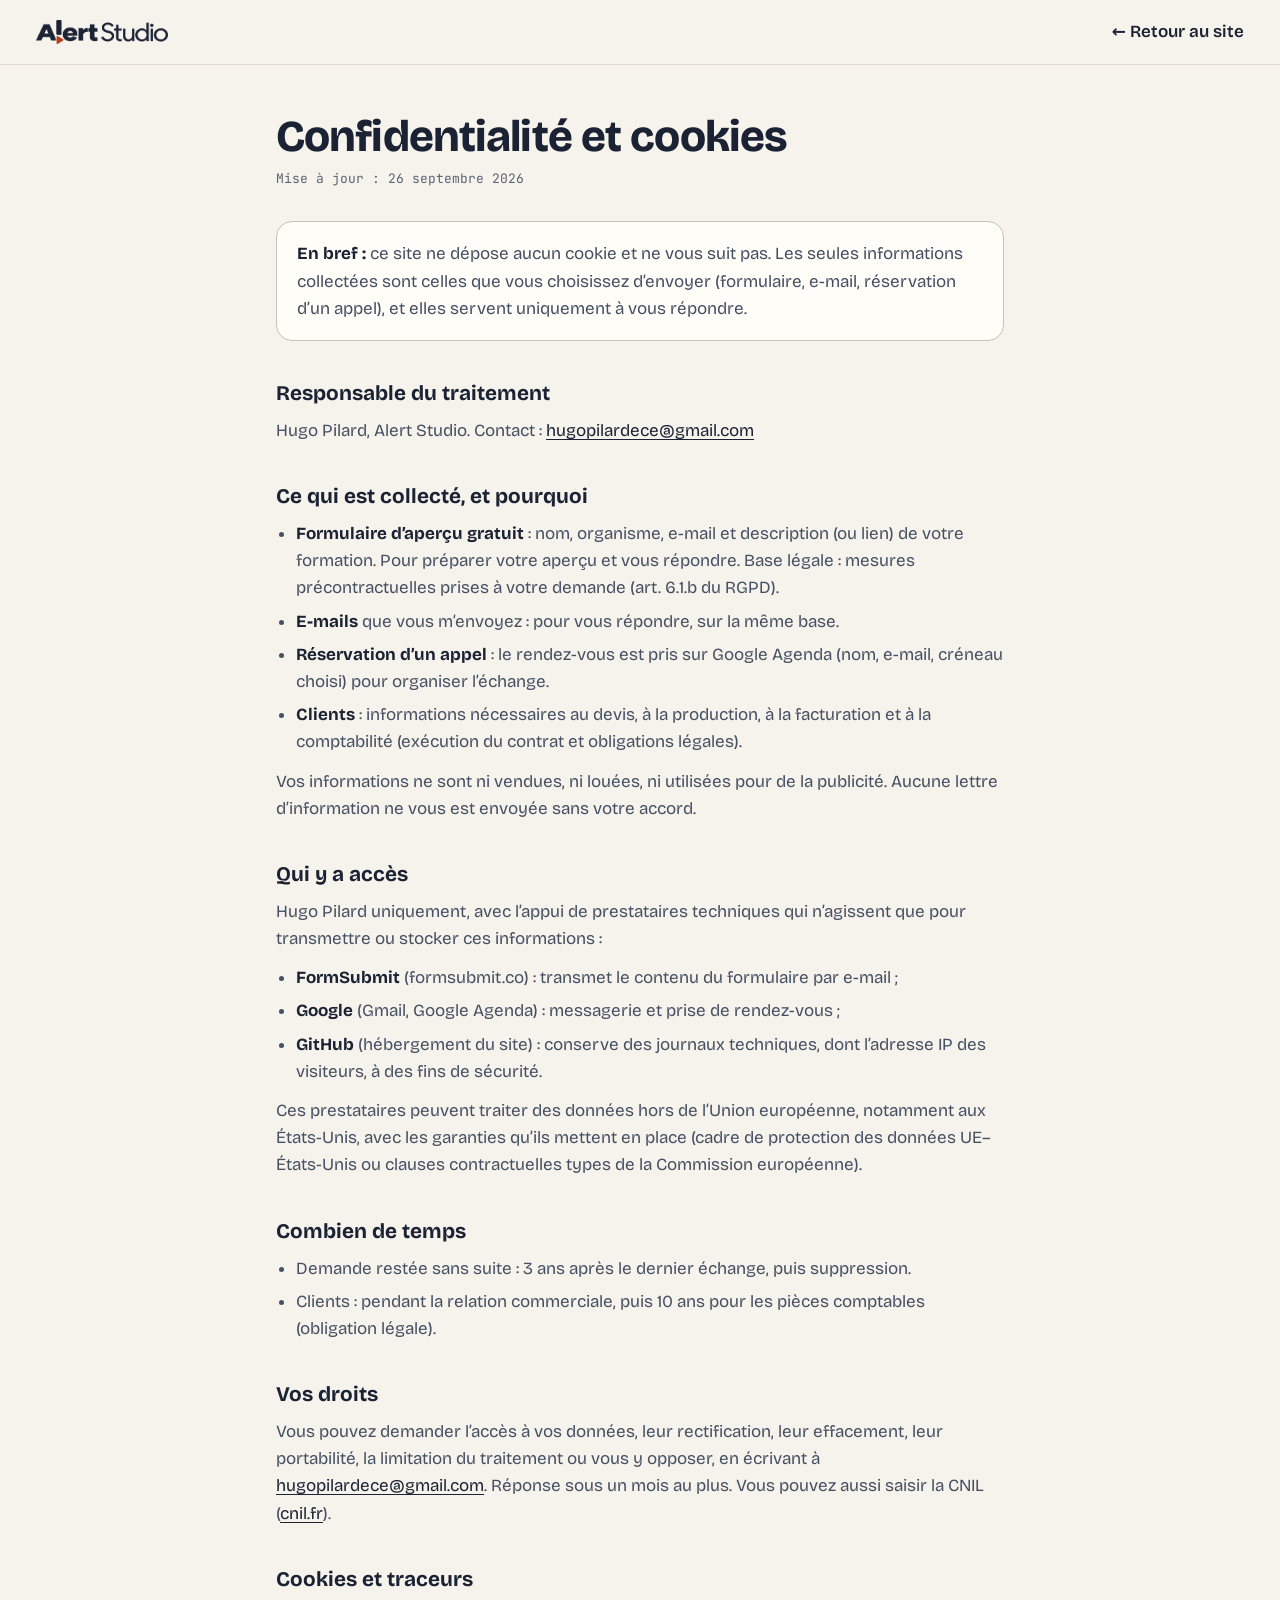
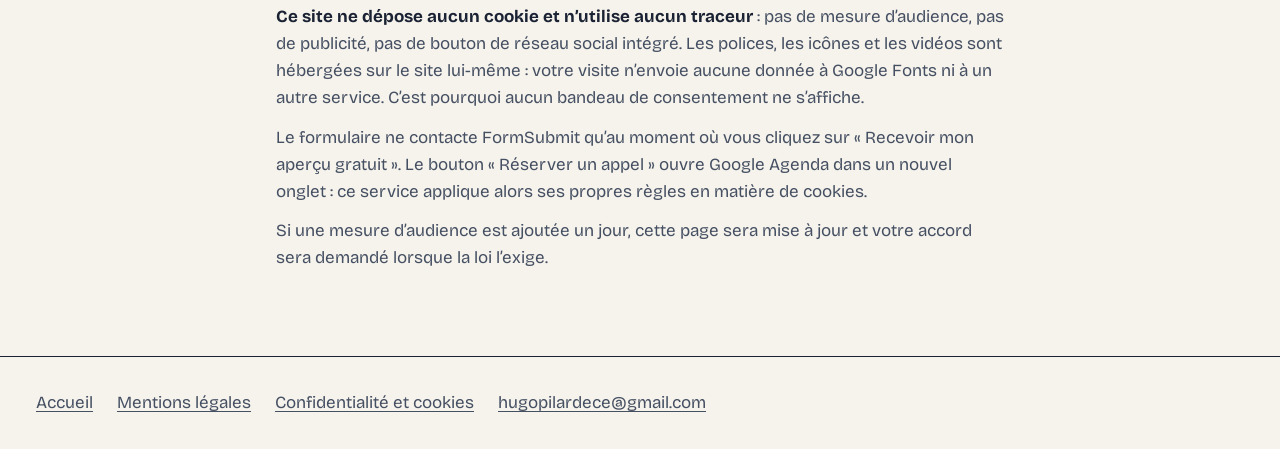
<file: confidentialite.html>
<!doctype html>
<html lang="fr">
<head>
<meta charset="utf-8">
<meta name="viewport" content="width=device-width, initial-scale=1, viewport-fit=cover">
<meta name="color-scheme" content="light">
<title>Confidentialité et cookies | Alert Studio</title>
<meta name="description" content="Données personnelles et cookies sur le site Alert Studio : aucun cookie, aucun traceur.">
<meta name="robots" content="index, follow">
<link rel="icon" type="image/png" href="assets/brand/favicon-32-encre.png">
<link rel="stylesheet" href="assets/fonts/fonts.css">
<style>
:root{--paper:#F6F3EC;--paper-2:#EDE8DE;--sheet:#FFFDF8;--ink:#1A2233;--ink-2:#465063;--ink-3:#5C6374;--line:#E3DDD1;--line-2:#C9C1B1;--accent:#B83C17;--r-sm:10px;--r-md:16px;
--ff:"Bricolage Grotesque",ui-sans-serif,system-ui,sans-serif;--fm:"JetBrains Mono",ui-monospace,monospace;color-scheme:light}
*,*::before,*::after{box-sizing:border-box}
html{-webkit-text-size-adjust:100%}
body{margin:0;background:var(--paper);color:var(--ink);font-family:var(--ff);font-size:1.0625rem;line-height:1.6;-webkit-font-smoothing:antialiased}
.wrap{width:100%;max-width:760px;margin-inline:auto;padding-inline:max(16px,env(safe-area-inset-left)) max(16px,env(safe-area-inset-right))}
.nav{border-bottom:1px solid var(--line)}
.nav .wrap{height:64px;display:flex;align-items:center;justify-content:space-between;gap:16px;max-width:1240px}
.nav img{height:24px;width:auto;display:block}
.back{display:inline-flex;align-items:center;gap:6px;min-height:44px;color:var(--ink);font-weight:600;text-decoration:none}
.back:hover{text-decoration:underline}
main{padding-block:48px 72px}
h1{font-size:clamp(2rem,1.5rem + 2vw,2.75rem);line-height:1.08;letter-spacing:-.02em;margin:0 0 8px;font-weight:750}
.maj{font-family:var(--fm);font-size:.8125rem;color:var(--ink-3);margin:0 0 32px}
h2{font-size:1.3rem;line-height:1.25;margin:40px 0 10px;font-weight:700}
p,li{color:var(--ink-2)}
p{margin:0 0 12px}
ul{margin:0 0 12px;padding-left:1.2em}
li{margin-bottom:6px}
strong{color:var(--ink)}
a{color:var(--ink);text-underline-offset:.18em;overflow-wrap:anywhere}
.card{padding:18px 20px;border:1.5px solid var(--line-2);border-radius:var(--r-md);background:var(--sheet)}
.card p:last-child{margin:0}
.btn{display:inline-flex;align-items:center;justify-content:center;min-height:48px;padding:.7em 1.3em;border-radius:var(--r-sm);border:1.5px solid var(--ink);background:var(--accent);color:#FFFFFF;border-color:#B83C17;font:650 1rem/1.1 var(--ff);text-decoration:none;box-shadow:none}
.foot{border-top:1.5px solid var(--ink);padding-block:24px calc(24px + env(safe-area-inset-bottom))}
.foot .wrap{display:flex;flex-wrap:wrap;gap:4px 24px;max-width:1240px}
.foot a{display:inline-flex;align-items:center;min-height:44px;color:var(--ink-2)}
</style>
</head>
<body>
<header class="nav"><div class="wrap">
  <a href="./" aria-label="Alert Studio : accueil"><img src="assets/brand/logo-wordmark-encre-2x.png" alt="Alert Studio" width="351" height="64"></a>
  <a class="back" href="./">← Retour au site</a>
</div></header>
<main class="wrap">
<h1>Confidentialité et cookies</h1>
<p class="maj">Mise à jour : 26 septembre 2026</p>

<div class="card"><p><strong>En bref :</strong> ce site ne dépose aucun cookie et ne vous suit pas. Les seules informations collectées sont celles que vous choisissez d’envoyer (formulaire, e-mail, réservation d’un appel), et elles servent uniquement à vous répondre.</p></div>

<h2>Responsable du traitement</h2>
<p>Hugo Pilard, Alert Studio. Contact : <a href="mailto:hugopilardece@gmail.com">hugopilardece@gmail.com</a></p>

<h2>Ce qui est collecté, et pourquoi</h2>
<ul>
<li><strong>Formulaire d’aperçu gratuit</strong> : nom, organisme, e-mail et description (ou lien) de votre formation. Pour préparer votre aperçu et vous répondre. Base légale : mesures précontractuelles prises à votre demande (art. 6.1.b du RGPD).</li>
<li><strong>E-mails</strong> que vous m’envoyez : pour vous répondre, sur la même base.</li>
<li><strong>Réservation d’un appel</strong> : le rendez-vous est pris sur Google Agenda (nom, e-mail, créneau choisi) pour organiser l’échange.</li>
<li><strong>Clients</strong> : informations nécessaires au devis, à la production, à la facturation et à la comptabilité (exécution du contrat et obligations légales).</li>
</ul>
<p>Vos informations ne sont ni vendues, ni louées, ni utilisées pour de la publicité. Aucune lettre d’information ne vous est envoyée sans votre accord.</p>

<h2>Qui y a accès</h2>
<p>Hugo Pilard uniquement, avec l’appui de prestataires techniques qui n’agissent que pour transmettre ou stocker ces informations :</p>
<ul>
<li><strong>FormSubmit</strong> (formsubmit.co) : transmet le contenu du formulaire par e-mail ;</li>
<li><strong>Google</strong> (Gmail, Google Agenda) : messagerie et prise de rendez-vous ;</li>
<li><strong>GitHub</strong> (hébergement du site) : conserve des journaux techniques, dont l’adresse IP des visiteurs, à des fins de sécurité.</li>
</ul>
<p>Ces prestataires peuvent traiter des données hors de l’Union européenne, notamment aux États-Unis, avec les garanties qu’ils mettent en place (cadre de protection des données UE–États-Unis ou clauses contractuelles types de la Commission européenne).</p>

<h2>Combien de temps</h2>
<ul>
<li>Demande restée sans suite : 3 ans après le dernier échange, puis suppression.</li>
<li>Clients : pendant la relation commerciale, puis 10 ans pour les pièces comptables (obligation légale).</li>
</ul>

<h2>Vos droits</h2>
<p>Vous pouvez demander l’accès à vos données, leur rectification, leur effacement, leur portabilité, la limitation du traitement ou vous y opposer, en écrivant à <a href="mailto:hugopilardece@gmail.com">hugopilardece@gmail.com</a>. Réponse sous un mois au plus. Vous pouvez aussi saisir la CNIL (<a href="https://www.cnil.fr" rel="noopener">cnil.fr</a>).</p>

<h2 id="cookies">Cookies et traceurs</h2>
<p><strong>Ce site ne dépose aucun cookie et n’utilise aucun traceur</strong> : pas de mesure d’audience, pas de publicité, pas de bouton de réseau social intégré. Les polices, les icônes et les vidéos sont hébergées sur le site lui-même : votre visite n’envoie aucune donnée à Google Fonts ni à un autre service. C’est pourquoi aucun bandeau de consentement ne s’affiche.</p>
<p>Le formulaire ne contacte FormSubmit qu’au moment où vous cliquez sur « Recevoir mon aperçu gratuit ». Le bouton « Réserver un appel » ouvre Google Agenda dans un nouvel onglet : ce service applique alors ses propres règles en matière de cookies.</p>
<p>Si une mesure d’audience est ajoutée un jour, cette page sera mise à jour et votre accord sera demandé lorsque la loi l’exige.</p>

</main>
<footer class="foot"><div class="wrap">
  <a href="./">Accueil</a><a href="mentions-legales.html">Mentions légales</a><a href="confidentialite.html">Confidentialité et cookies</a><a href="mailto:hugopilardece@gmail.com">hugopilardece@gmail.com</a>
</div></footer>
</body>
</html>
</file>
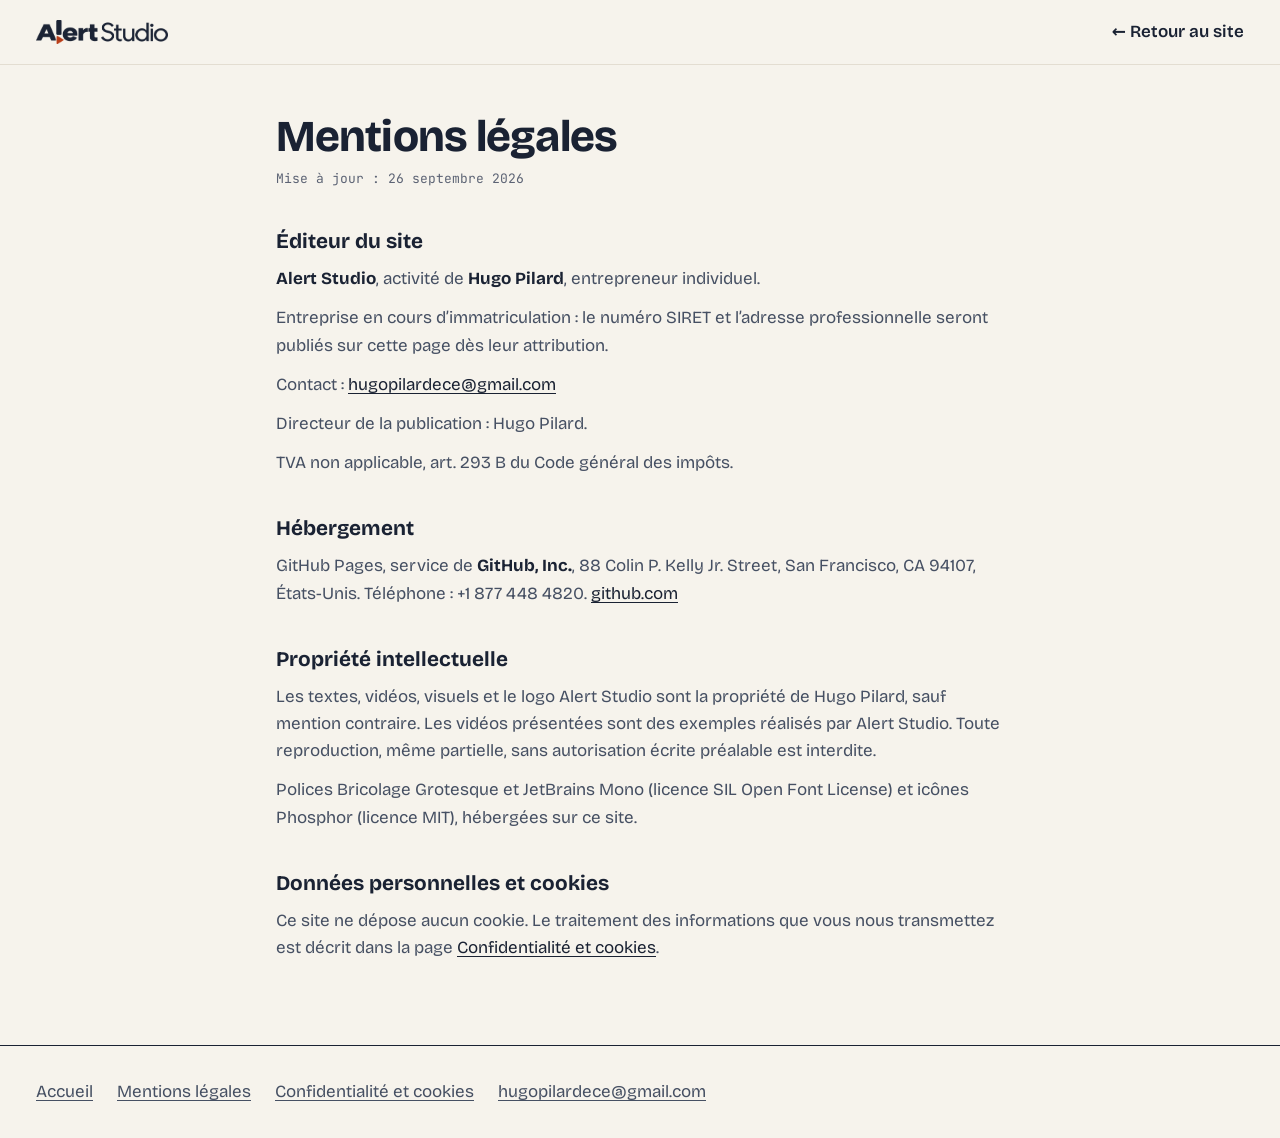
<file: mentions-legales.html>
<!doctype html>
<html lang="fr">
<head>
<meta charset="utf-8">
<meta name="viewport" content="width=device-width, initial-scale=1, viewport-fit=cover">
<meta name="color-scheme" content="light">
<title>Mentions légales | Alert Studio</title>
<meta name="description" content="Mentions légales du site Alert Studio (Hugo Pilard) : éditeur, hébergeur, propriété intellectuelle.">
<meta name="robots" content="index, follow">
<link rel="icon" type="image/png" href="assets/brand/favicon-32-encre.png">
<link rel="stylesheet" href="assets/fonts/fonts.css">
<style>
:root{--paper:#F6F3EC;--paper-2:#EDE8DE;--sheet:#FFFDF8;--ink:#1A2233;--ink-2:#465063;--ink-3:#5C6374;--line:#E3DDD1;--line-2:#C9C1B1;--accent:#B83C17;--r-sm:10px;--r-md:16px;
--ff:"Bricolage Grotesque",ui-sans-serif,system-ui,sans-serif;--fm:"JetBrains Mono",ui-monospace,monospace;color-scheme:light}
*,*::before,*::after{box-sizing:border-box}
html{-webkit-text-size-adjust:100%}
body{margin:0;background:var(--paper);color:var(--ink);font-family:var(--ff);font-size:1.0625rem;line-height:1.6;-webkit-font-smoothing:antialiased}
.wrap{width:100%;max-width:760px;margin-inline:auto;padding-inline:max(16px,env(safe-area-inset-left)) max(16px,env(safe-area-inset-right))}
.nav{border-bottom:1px solid var(--line)}
.nav .wrap{height:64px;display:flex;align-items:center;justify-content:space-between;gap:16px;max-width:1240px}
.nav img{height:24px;width:auto;display:block}
.back{display:inline-flex;align-items:center;gap:6px;min-height:44px;color:var(--ink);font-weight:600;text-decoration:none}
.back:hover{text-decoration:underline}
main{padding-block:48px 72px}
h1{font-size:clamp(2rem,1.5rem + 2vw,2.75rem);line-height:1.08;letter-spacing:-.02em;margin:0 0 8px;font-weight:750}
.maj{font-family:var(--fm);font-size:.8125rem;color:var(--ink-3);margin:0 0 32px}
h2{font-size:1.3rem;line-height:1.25;margin:40px 0 10px;font-weight:700}
p,li{color:var(--ink-2)}
p{margin:0 0 12px}
ul{margin:0 0 12px;padding-left:1.2em}
li{margin-bottom:6px}
strong{color:var(--ink)}
a{color:var(--ink);text-underline-offset:.18em;overflow-wrap:anywhere}
.card{padding:18px 20px;border:1.5px solid var(--line-2);border-radius:var(--r-md);background:var(--sheet)}
.card p:last-child{margin:0}
.btn{display:inline-flex;align-items:center;justify-content:center;min-height:48px;padding:.7em 1.3em;border-radius:var(--r-sm);border:1.5px solid var(--ink);background:var(--accent);color:#FFFFFF;border-color:#B83C17;font:650 1rem/1.1 var(--ff);text-decoration:none;box-shadow:none}
.foot{border-top:1.5px solid var(--ink);padding-block:24px calc(24px + env(safe-area-inset-bottom))}
.foot .wrap{display:flex;flex-wrap:wrap;gap:4px 24px;max-width:1240px}
.foot a{display:inline-flex;align-items:center;min-height:44px;color:var(--ink-2)}
</style>
</head>
<body>
<header class="nav"><div class="wrap">
  <a href="./" aria-label="Alert Studio : accueil"><img src="assets/brand/logo-wordmark-encre-2x.png" alt="Alert Studio" width="351" height="64"></a>
  <a class="back" href="./">← Retour au site</a>
</div></header>
<main class="wrap">
<h1>Mentions légales</h1>
<p class="maj">Mise à jour : 26 septembre 2026</p>

<h2>Éditeur du site</h2>
<p><strong>Alert Studio</strong>, activité de <strong>Hugo Pilard</strong>, entrepreneur individuel.</p>
<p>Entreprise en cours d’immatriculation : le numéro SIRET et l’adresse professionnelle seront publiés sur cette page dès leur attribution.</p>
<p>Contact : <a href="mailto:hugopilardece@gmail.com">hugopilardece@gmail.com</a></p>
<p>Directeur de la publication : Hugo Pilard.</p>
<p>TVA non applicable, art. 293 B du Code général des impôts.</p>

<h2>Hébergement</h2>
<p>GitHub Pages, service de <strong>GitHub, Inc.</strong>, 88 Colin P. Kelly Jr. Street, San Francisco, CA 94107, États-Unis. Téléphone : +1 877 448 4820. <a href="https://github.com" rel="noopener">github.com</a></p>

<h2>Propriété intellectuelle</h2>
<p>Les textes, vidéos, visuels et le logo Alert Studio sont la propriété de Hugo Pilard, sauf mention contraire. Les vidéos présentées sont des exemples réalisés par Alert Studio. Toute reproduction, même partielle, sans autorisation écrite préalable est interdite.</p>
<p>Polices Bricolage Grotesque et JetBrains Mono (licence SIL Open Font License) et icônes Phosphor (licence MIT), hébergées sur ce site.</p>

<h2>Données personnelles et cookies</h2>
<p>Ce site ne dépose aucun cookie. Le traitement des informations que vous nous transmettez est décrit dans la page <a href="confidentialite.html">Confidentialité et cookies</a>.</p>

</main>
<footer class="foot"><div class="wrap">
  <a href="./">Accueil</a><a href="mentions-legales.html">Mentions légales</a><a href="confidentialite.html">Confidentialité et cookies</a><a href="mailto:hugopilardece@gmail.com">hugopilardece@gmail.com</a>
</div></footer>
</body>
</html>
</file>
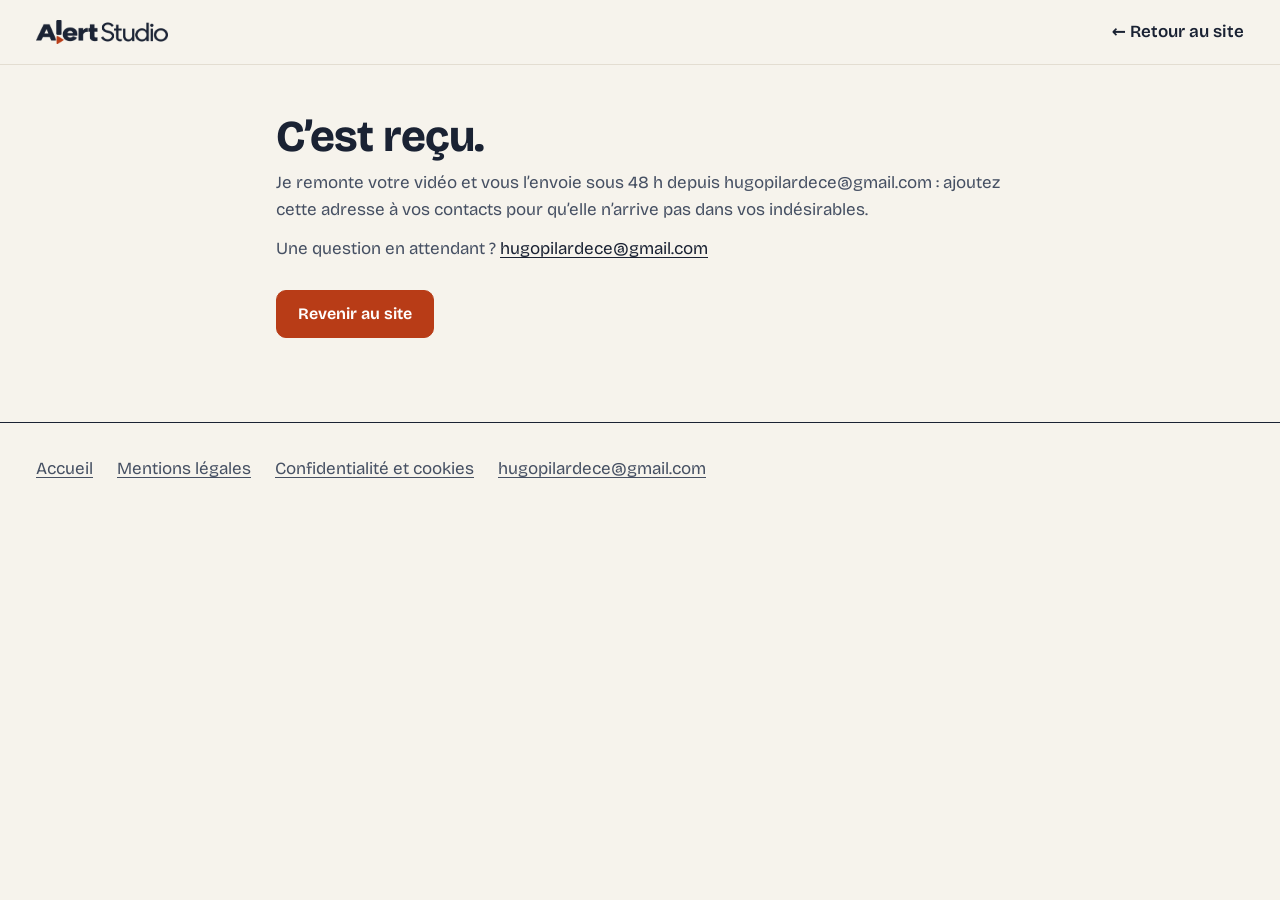
<file: merci.html>
<!doctype html>
<html lang="fr">
<head>
<meta charset="utf-8">
<meta name="viewport" content="width=device-width, initial-scale=1, viewport-fit=cover">
<meta name="color-scheme" content="light">
<title>Demande reçue | Alert Studio</title>
<meta name="description" content="Votre demande d’aperçu a bien été reçue.">
<meta name="robots" content="noindex">
<link rel="icon" type="image/png" href="assets/brand/favicon-32-encre.png">
<link rel="stylesheet" href="assets/fonts/fonts.css">
<style>
:root{--paper:#F6F3EC;--paper-2:#EDE8DE;--sheet:#FFFDF8;--ink:#1A2233;--ink-2:#465063;--ink-3:#5C6374;--line:#E3DDD1;--line-2:#C9C1B1;--accent:#B83C17;--r-sm:10px;--r-md:16px;
--ff:"Bricolage Grotesque",ui-sans-serif,system-ui,sans-serif;--fm:"JetBrains Mono",ui-monospace,monospace;color-scheme:light}
*,*::before,*::after{box-sizing:border-box}
html{-webkit-text-size-adjust:100%}
body{margin:0;background:var(--paper);color:var(--ink);font-family:var(--ff);font-size:1.0625rem;line-height:1.6;-webkit-font-smoothing:antialiased}
.wrap{width:100%;max-width:760px;margin-inline:auto;padding-inline:max(16px,env(safe-area-inset-left)) max(16px,env(safe-area-inset-right))}
.nav{border-bottom:1px solid var(--line)}
.nav .wrap{height:64px;display:flex;align-items:center;justify-content:space-between;gap:16px;max-width:1240px}
.nav img{height:24px;width:auto;display:block}
.back{display:inline-flex;align-items:center;gap:6px;min-height:44px;color:var(--ink);font-weight:600;text-decoration:none}
.back:hover{text-decoration:underline}
main{padding-block:48px 72px}
h1{font-size:clamp(2rem,1.5rem + 2vw,2.75rem);line-height:1.08;letter-spacing:-.02em;margin:0 0 8px;font-weight:750}
.maj{font-family:var(--fm);font-size:.8125rem;color:var(--ink-3);margin:0 0 32px}
h2{font-size:1.3rem;line-height:1.25;margin:40px 0 10px;font-weight:700}
p,li{color:var(--ink-2)}
p{margin:0 0 12px}
ul{margin:0 0 12px;padding-left:1.2em}
li{margin-bottom:6px}
strong{color:var(--ink)}
a{color:var(--ink);text-underline-offset:.18em;overflow-wrap:anywhere}
.card{padding:18px 20px;border:1.5px solid var(--line-2);border-radius:var(--r-md);background:var(--sheet)}
.card p:last-child{margin:0}
.btn{display:inline-flex;align-items:center;justify-content:center;min-height:48px;padding:.7em 1.3em;border-radius:var(--r-sm);border:1.5px solid var(--ink);background:var(--accent);color:#FFFFFF;border-color:#B83C17;font:650 1rem/1.1 var(--ff);text-decoration:none;box-shadow:none}
.foot{border-top:1.5px solid var(--ink);padding-block:24px calc(24px + env(safe-area-inset-bottom))}
.foot .wrap{display:flex;flex-wrap:wrap;gap:4px 24px;max-width:1240px}
.foot a{display:inline-flex;align-items:center;min-height:44px;color:var(--ink-2)}
</style>
</head>
<body>
<header class="nav"><div class="wrap">
  <a href="./" aria-label="Alert Studio : accueil"><img src="assets/brand/logo-wordmark-encre-2x.png" alt="Alert Studio" width="351" height="64"></a>
  <a class="back" href="./">← Retour au site</a>
</div></header>
<main class="wrap">
<h1>C’est reçu.</h1>
<p>Je remonte votre vidéo et vous l’envoie sous 48 h depuis hugopilardece@gmail.com : ajoutez cette adresse à vos contacts pour qu’elle n’arrive pas dans vos indésirables.</p>
<p>Une question en attendant ? <a href="mailto:hugopilardece@gmail.com">hugopilardece@gmail.com</a></p>
<p style="margin-top:28px"><a class="btn" href="./">Revenir au site</a></p>

</main>
<footer class="foot"><div class="wrap">
  <a href="./">Accueil</a><a href="mentions-legales.html">Mentions légales</a><a href="confidentialite.html">Confidentialité et cookies</a><a href="mailto:hugopilardece@gmail.com">hugopilardece@gmail.com</a>
</div></footer>
</body>
</html>
</file>
<file: assets/fonts/fonts.css>
/* latin-ext */
@font-face {
  font-family: 'Bricolage Grotesque';
  font-style: normal;
  font-weight: 300 800;
  font-stretch: 75% 100%;
  font-display: swap;
  src: url(BricolageGrotesque-300-800-latin-ext.woff2) format('woff2');
  unicode-range: U+0100-02BA, U+02BD-02C5, U+02C7-02CC, U+02CE-02D7, U+02DD-02FF, U+0304, U+0308, U+0329, U+1D00-1DBF, U+1E00-1E9F, U+1EF2-1EFF, U+2020, U+20A0-20AB, U+20AD-20C0, U+2113, U+2C60-2C7F, U+A720-A7FF;
}
/* latin */
@font-face {
  font-family: 'Bricolage Grotesque';
  font-style: normal;
  font-weight: 300 800;
  font-stretch: 75% 100%;
  font-display: swap;
  src: url(BricolageGrotesque-300-800-latin.woff2) format('woff2');
  unicode-range: U+0000-00FF, U+0131, U+0152-0153, U+02BB-02BC, U+02C6, U+02DA, U+02DC, U+0304, U+0308, U+0329, U+2000-206F, U+20AC, U+2122, U+2191, U+2193, U+2212, U+2215, U+FEFF, U+FFFD;
}
/* latin-ext */
@font-face {
  font-family: 'JetBrains Mono';
  font-style: normal;
  font-weight: 400;
  font-display: swap;
  src: url(JetBrainsMono-400-latin-ext.woff2) format('woff2');
  unicode-range: U+0100-02BA, U+02BD-02C5, U+02C7-02CC, U+02CE-02D7, U+02DD-02FF, U+0304, U+0308, U+0329, U+1D00-1DBF, U+1E00-1E9F, U+1EF2-1EFF, U+2020, U+20A0-20AB, U+20AD-20C0, U+2113, U+2C60-2C7F, U+A720-A7FF;
}
/* latin */
@font-face {
  font-family: 'JetBrains Mono';
  font-style: normal;
  font-weight: 400;
  font-display: swap;
  src: url(JetBrainsMono-400-latin.woff2) format('woff2');
  unicode-range: U+0000-00FF, U+0131, U+0152-0153, U+02BB-02BC, U+02C6, U+02DA, U+02DC, U+0304, U+0308, U+0329, U+2000-206F, U+20AC, U+2122, U+2191, U+2193, U+2212, U+2215, U+FEFF, U+FFFD;
}
/* latin-ext */
@font-face {
  font-family: 'JetBrains Mono';
  font-style: normal;
  font-weight: 500;
  font-display: swap;
  src: url(JetBrainsMono-400-latin-ext.woff2) format('woff2');
  unicode-range: U+0100-02BA, U+02BD-02C5, U+02C7-02CC, U+02CE-02D7, U+02DD-02FF, U+0304, U+0308, U+0329, U+1D00-1DBF, U+1E00-1E9F, U+1EF2-1EFF, U+2020, U+20A0-20AB, U+20AD-20C0, U+2113, U+2C60-2C7F, U+A720-A7FF;
}
/* latin */
@font-face {
  font-family: 'JetBrains Mono';
  font-style: normal;
  font-weight: 500;
  font-display: swap;
  src: url(JetBrainsMono-400-latin.woff2) format('woff2');
  unicode-range: U+0000-00FF, U+0131, U+0152-0153, U+02BB-02BC, U+02C6, U+02DA, U+02DC, U+0304, U+0308, U+0329, U+2000-206F, U+20AC, U+2122, U+2191, U+2193, U+2212, U+2215, U+FEFF, U+FFFD;
}
</file>
